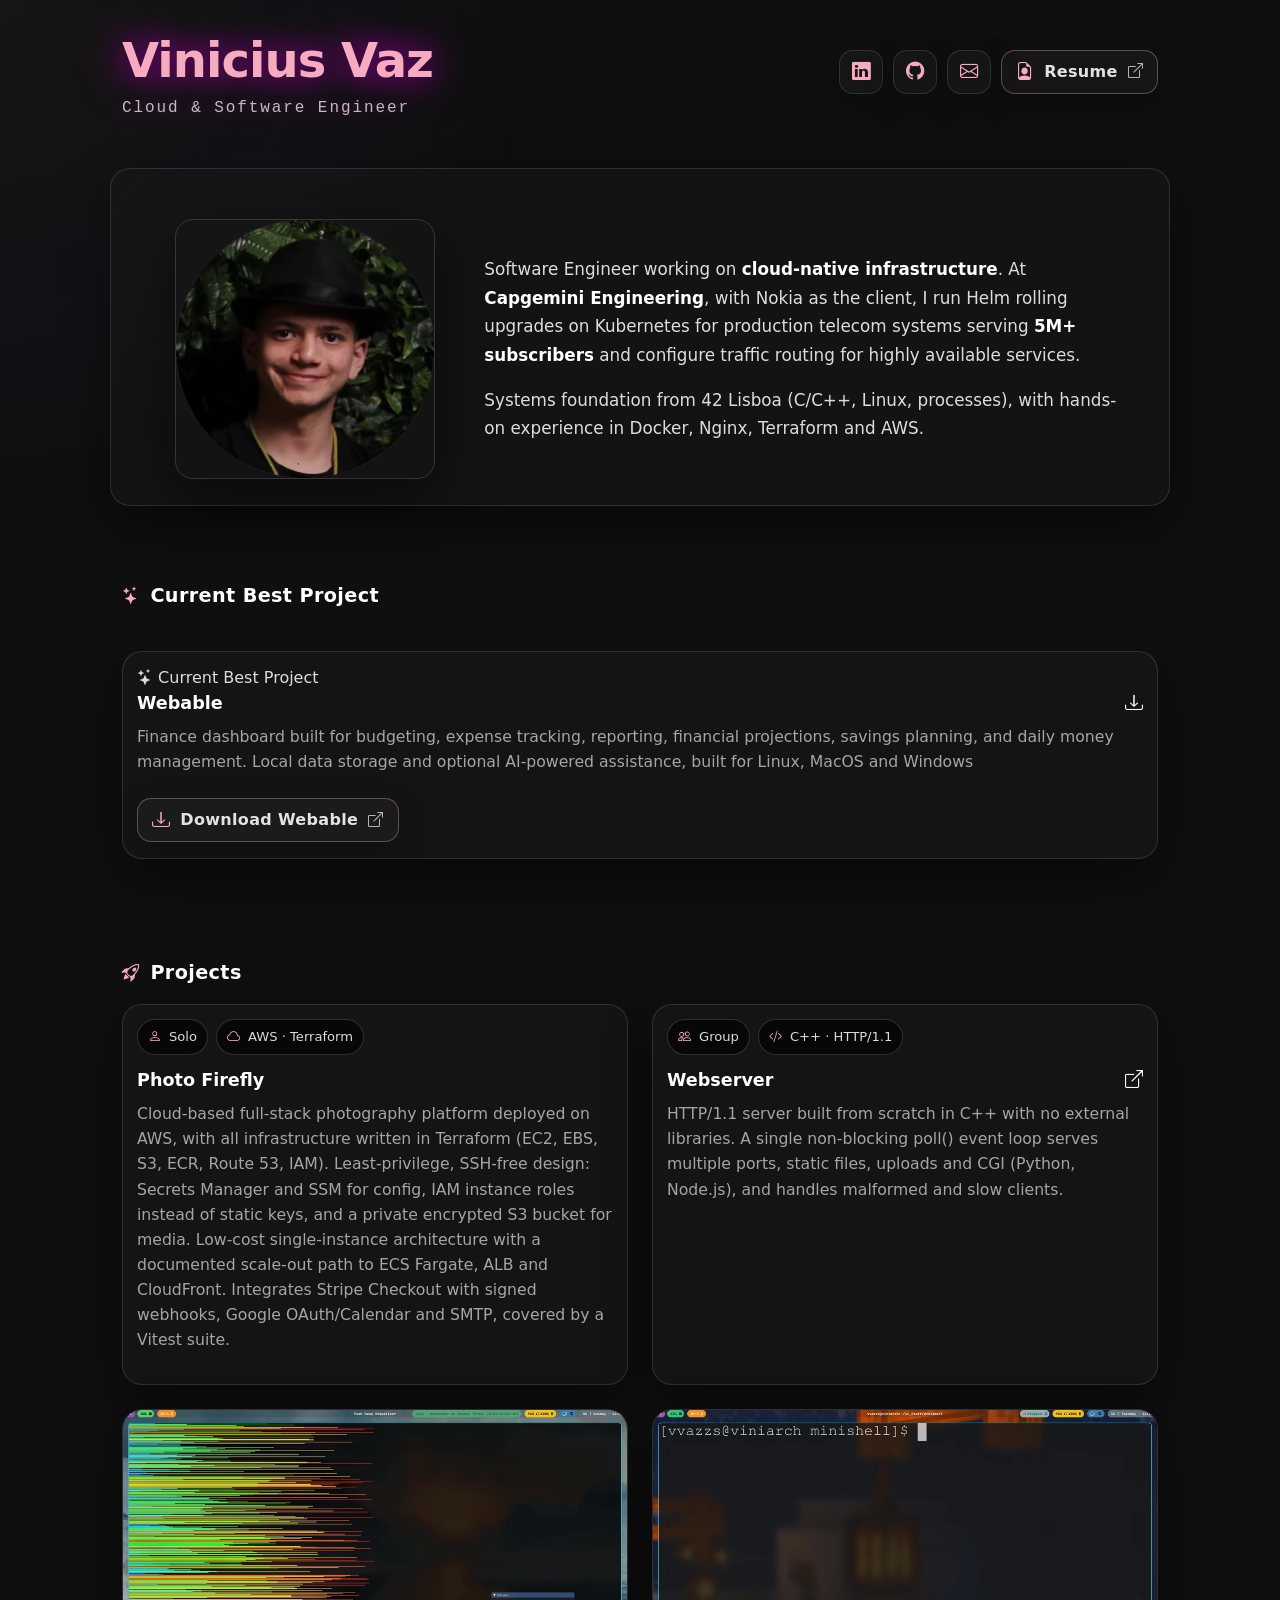
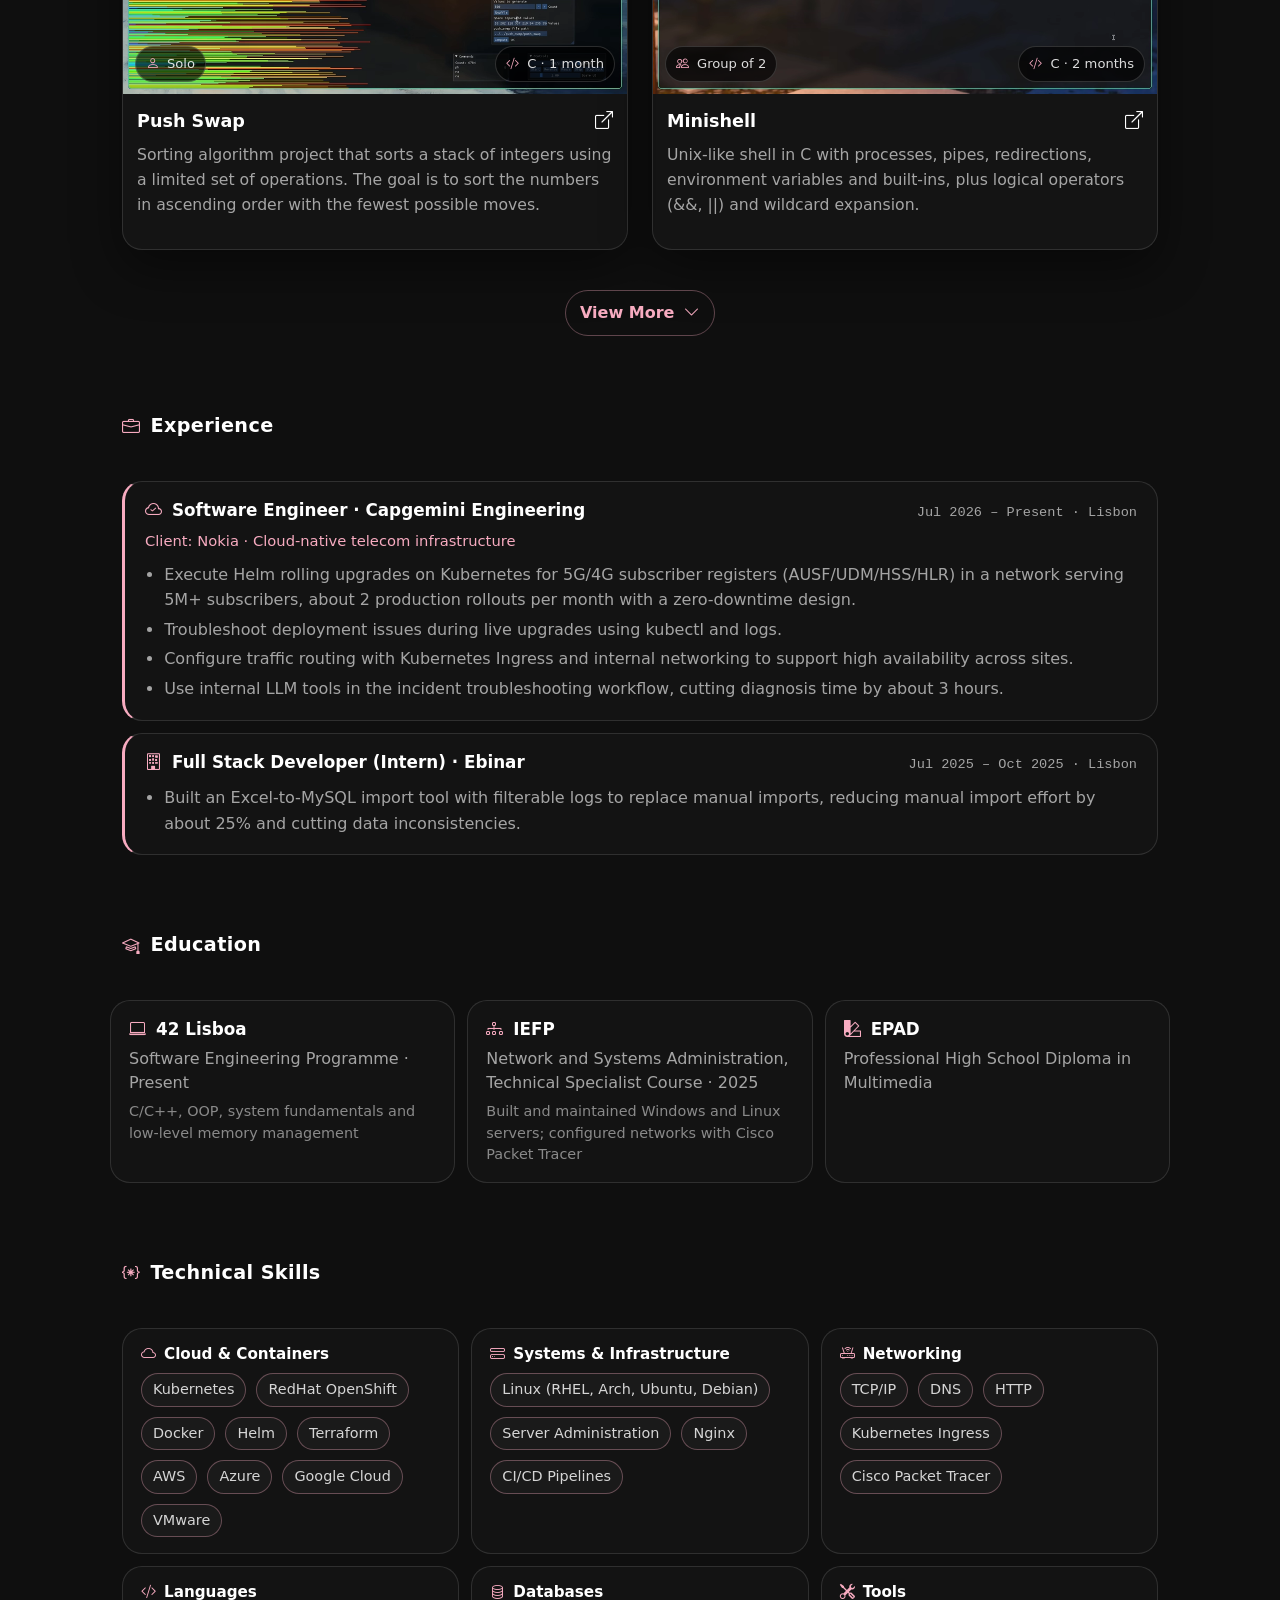
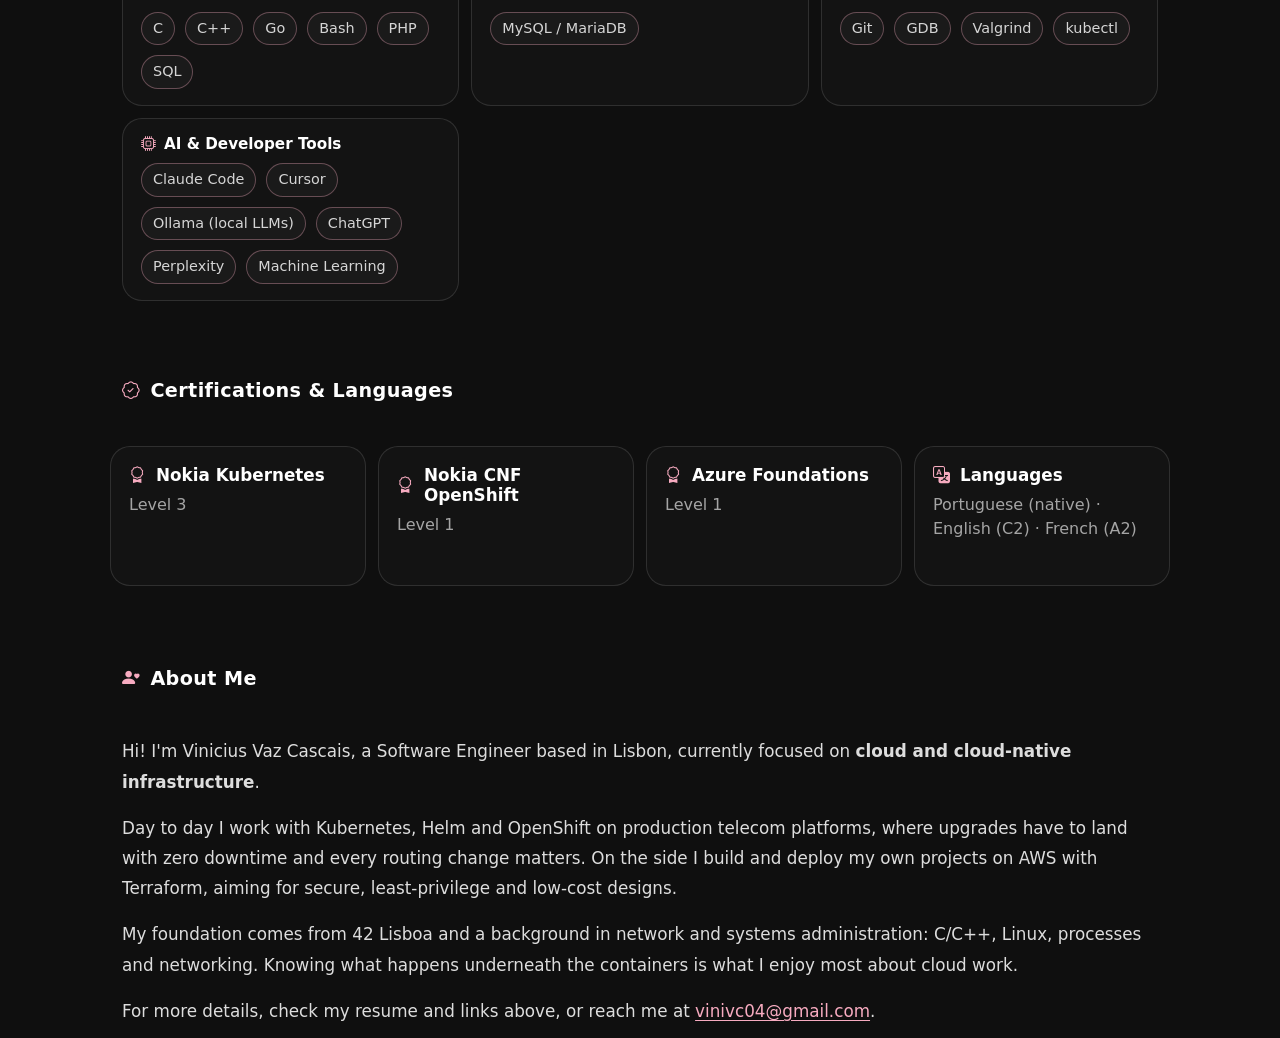
<file: index.html>
<!DOCTYPE html>

<html lang="en">
<head>
  <meta charset="UTF-8" />
  <meta name="viewport" content="width=device-width, initial-scale=1.0" />

  <title>Vinicius Vaz | Cloud & Software Engineer</title>
  <meta name="description" content="Vinicius Vaz Cascais: Software Engineer working on cloud-native infrastructure with Kubernetes, Helm, Terraform and AWS. Based in Lisbon." />

  <link rel="preconnect" href="https://cdn.jsdelivr.net" crossorigin />

  <link href="https://cdn.jsdelivr.net/npm/bootstrap@5.1.3/dist/css/bootstrap.min.css" rel="stylesheet" />
  <link href="https://cdn.jsdelivr.net/npm/bootstrap-icons@1.11.3/font/bootstrap-icons.min.css" rel="stylesheet" media="print" onload="this.media='all'" />
  <noscript><link href="https://cdn.jsdelivr.net/npm/bootstrap-icons@1.11.3/font/bootstrap-icons.min.css" rel="stylesheet" /></noscript>
  <link href="style.css" rel="stylesheet" />
  <link rel="icon" href="logo.ico" type="image/x-icon" />
</head>

<body>
  <div id="cursor-light"></div>

  <main class="container page">

<!-- Header -->
<header class="row align-items-center mt-4">
  <div class="col-md-6 text-start">
    <div class="site-title">Vinicius Vaz</div>
    <div class="site-subtitle">Cloud &amp; Software Engineer</div>
  </div>

  <div class="col-md-6">
    <nav class="socials" aria-label="Social links">
      <a class="icon-btn" href="https://www.linkedin.com/in/vinicius-vaz-02a966240/" target="_blank" rel="noreferrer" aria-label="LinkedIn">
        <i class="bi bi-linkedin" aria-hidden="true"></i>
      </a>

      <a class="icon-btn" href="https://github.com/zeromeia0" target="_blank" rel="noreferrer" aria-label="GitHub">
        <i class="bi bi-github" aria-hidden="true"></i>
      </a>

      <a class="icon-btn" href="mailto:vinivc04@gmail.com" aria-label="Email">
        <i class="bi bi-envelope" aria-hidden="true"></i>
      </a>

      <a class="resume-btn" href="Vinicius_Vaz_Cascais_Resume_EN.pdf" target="_blank" rel="noreferrer" aria-label="Resume PDF">
        <i class="bi bi-file-earmark-person" aria-hidden="true"></i>
        <span>Resume</span>
        <i class="bi bi-box-arrow-up-right" aria-hidden="true"></i>
      </a>
    </nav>
  </div>
</header>

<!-- Hero -->
<section class="row align-items-center mt-5 hero g-4">
  <div class="col-md-4 col-12 text-center pfp">
    <picture>
      <source srcset="media/pfp.avif" type="image/avif" />
      <source srcset="media/pfp.webp" type="image/webp" />
      <img src="pfp.png" alt="Vinicius Vaz profile picture" width="520" height="520" fetchpriority="high" decoding="async" />
    </picture>
  </div>

  <div class="col-md-8 col-12 cover">
    <p class="mb-0">
      Software Engineer working on <strong>cloud-native infrastructure</strong>. At <strong>Capgemini Engineering</strong>, with Nokia as the client, I run Helm rolling upgrades on Kubernetes for production telecom systems serving <strong>5M+ subscribers</strong> and configure traffic routing for highly available services.
    </p>
    <p class="mb-0 mt-3">
      Systems foundation from 42 Lisboa (C/C++, Linux, processes), with hands-on experience in Docker, Nginx, Terraform and AWS.
    </p>
  </div>
</section>

<!-- Current Best Project -->
<section class="row mt-5">
  <div class="col-12 section-title">
    <i class="bi bi-stars" aria-hidden="true"></i>
    Current Best Project
  </div>

  <div class="col-12 mt-4">
<div class="col-12 mb-4">
  <article class="cardish project-card featured-project">

    <div class="project-body">

      <div class="featured-badge">
        <i class="bi bi-stars"></i>
        Current Best Project
      </div>

      <div class="project-title">
        <a
          href="https://github.com/zeromeia0/webable/releases/download/Verified_Releases/Webable-Setup-1.0.0.exe"
          target="_blank"
          rel="noreferrer"
        >
          Webable
        </a>

        <a
          href="https://github.com/zeromeia0/webable/releases/download/Verified_Releases/Webable-Setup-1.0.0.exe"
          target="_blank"
          rel="noreferrer"
          aria-label="Download Webable"
        >
          <i class="bi bi-download"></i>
        </a>
      </div>

      <p class="project-desc">
        Finance dashboard built for budgeting, expense tracking,
        reporting, financial projections, savings planning, and daily money management.
        Local data storage and optional
        AI-powered assistance, built for Linux, MacOS and Windows
      </p>

      <div class="mt-4">
        <a
          class="resume-btn"
          href="https://github.com/zeromeia0/webable/releases/download/Verified_Releases/Webable-Setup-1.0.0.exe"
          target="_blank"
          rel="noreferrer"
        >
          <i class="bi bi-download"></i>
          <span>Download Webable</span>
          <i class="bi bi-box-arrow-up-right"></i>
        </a>
      </div>

    </div>

  </article>
</div>
  </div>
</section>

<!-- Projects -->
<section class="row mt-5">
  <div class="col-12 section-title">
    <i class="bi bi-rocket-takeoff" aria-hidden="true"></i>
    Projects
  </div>

  <!-- Photo Firefly -->
  <div class="col-md-6 mb-4">
    <article class="cardish project-card text-card">
      <div class="project-body">
        <div class="project-meta-inline">
          <span class="project-pill"><i class="bi bi-person" aria-hidden="true"></i>Solo</span>
          <span class="project-pill"><i class="bi bi-cloud" aria-hidden="true"></i>AWS · Terraform</span>
        </div>

        <div class="project-title">
          <span>Photo Firefly</span>
        </div>

        <p class="project-desc">
          Cloud-based full-stack photography platform deployed on AWS, with all infrastructure written in Terraform (EC2, EBS, S3, ECR, Route 53, IAM).
          Least-privilege, SSH-free design: Secrets Manager and SSM for config, IAM instance roles instead of static keys, and a private encrypted S3 bucket for media.
          Low-cost single-instance architecture with a documented scale-out path to ECS Fargate, ALB and CloudFront.
          Integrates Stripe Checkout with signed webhooks, Google OAuth/Calendar and SMTP, covered by a Vitest suite.
        </p>
      </div>
    </article>
  </div>

  <!-- Webserver -->
  <div class="col-md-6 mb-4">
    <article class="cardish project-card text-card">
      <div class="project-body">
        <div class="project-meta-inline">
          <span class="project-pill"><i class="bi bi-people" aria-hidden="true"></i>Group</span>
          <span class="project-pill"><i class="bi bi-code-slash" aria-hidden="true"></i>C++ · HTTP/1.1</span>
        </div>

        <div class="project-title">
          <a href="https://github.com/zeromeia0/webserver" target="_blank" rel="noreferrer">Webserver</a>

          <a href="https://github.com/zeromeia0/webserver" target="_blank" rel="noreferrer" aria-label="Open Webserver repository">
            <i class="bi bi-box-arrow-up-right" aria-hidden="true"></i>
          </a>
        </div>

        <p class="project-desc">
          HTTP/1.1 server built from scratch in C++ with no external libraries. A single non-blocking poll() event loop serves multiple ports, static files, uploads and CGI (Python, Node.js), and handles malformed and slow clients.
        </p>
      </div>
    </article>
  </div>

  <!-- Push Swap -->
  <div class="col-md-6 mb-4">
    <article class="cardish project-card">
      <div class="project-media">
        <picture>
          <source srcset="media/push_swap_visualizer.avif" type="image/avif" />
          <source srcset="media/push_swap_visualizer.webp" type="image/webp" />
          <img src="push_swap_visualizer.gif" alt="Push Swap project preview" width="960" height="540" loading="lazy" decoding="async" />
        </picture>

        <div class="project-meta">
          <span class="project-pill">
            <i class="bi bi-person" aria-hidden="true"></i>
            Solo
          </span>

          <span class="project-pill">
            <i class="bi bi-code-slash" aria-hidden="true"></i>
            C · 1 month
          </span>
        </div>
      </div>

      <div class="project-body">
        <div class="project-title">
          <a href="https://github.com/zeromeia0/push_swap" target="_blank" rel="noreferrer">Push Swap</a>

          <a href="https://github.com/zeromeia0/push_swap" target="_blank" rel="noreferrer" aria-label="Open Push Swap repository">
            <i class="bi bi-box-arrow-up-right" aria-hidden="true"></i>
          </a>
        </div>

        <p class="project-desc">
          Sorting algorithm project that sorts a stack of integers using a limited set of operations. The goal is to sort the numbers in ascending order with the fewest possible moves.
        </p>
      </div>
    </article>
  </div>

  <!-- Minishell -->
  <div class="col-md-6 mb-4">
    <article class="cardish project-card">
      <div class="project-media">
        <picture>
          <source srcset="media/last_minishell.avif" type="image/avif" />
          <source srcset="media/last_minishell.webp" type="image/webp" />
          <img src="last_minishell.gif" alt="Minishell project preview" width="960" height="540" loading="lazy" decoding="async" />
        </picture>

        <div class="project-meta">
          <span class="project-pill">
            <i class="bi bi-people" aria-hidden="true"></i>
            Group of 2
          </span>

          <span class="project-pill">
            <i class="bi bi-code-slash" aria-hidden="true"></i>
            C · 2 months
          </span>
        </div>
      </div>

      <div class="project-body">
        <div class="project-title">
          <a href="https://github.com/zeromeia0/minishell" target="_blank" rel="noreferrer">Minishell</a>

          <a href="https://github.com/zeromeia0/minishell" target="_blank" rel="noreferrer" aria-label="Open Minishell repository">
            <i class="bi bi-box-arrow-up-right" aria-hidden="true"></i>
          </a>
        </div>

        <p class="project-desc">
          Unix-like shell in C with processes, pipes, redirections, environment variables and built-ins, plus logical operators (&amp;&amp;, ||) and wildcard expansion.
        </p>
      </div>
    </article>
  </div>

  <!-- Hidden Projects -->
  <div id="more-projects" class="row d-none">

    <!-- Philosophers -->
    <div class="col-md-6 mb-4">
      <article class="cardish project-card">
        <div class="project-media">
          <picture>
            <source data-srcset="media/philo.avif" type="image/avif" />
            <source data-srcset="media/philo.webp" type="image/webp" />
            <img data-src="philo.gif" alt="Philosophers project preview" width="960" height="540" loading="lazy" decoding="async" />
          </picture>

          <div class="project-meta">
            <span class="project-pill">
              <i class="bi bi-person" aria-hidden="true"></i>
              Solo
            </span>

            <span class="project-pill">
              <i class="bi bi-code-slash" aria-hidden="true"></i>
              C · 2 weeks
            </span>
          </div>
        </div>

        <div class="project-body">
          <div class="project-title">
            <a href="https://github.com/zeromeia0/philosophers" target="_blank" rel="noreferrer">Philosophers</a>

            <a href="https://github.com/zeromeia0/philosophers" target="_blank" rel="noreferrer" aria-label="Open Philosophers repository">
              <i class="bi bi-box-arrow-up-right" aria-hidden="true"></i>
            </a>
          </div>

          <p class="project-desc">
            Multi-threaded program based on the dining philosophers problem, focused on threads, mutexes, timing, and synchronization.
          </p>
        </div>
      </article>
    </div>

    <!-- So_long -->
    <div class="col-md-6 mb-4">
      <article class="cardish project-card">
        <div class="project-media">
          <picture>
            <source data-srcset="media/so_long.avif" type="image/avif" />
            <source data-srcset="media/so_long.webp" type="image/webp" />
            <img data-src="so_long.gif" alt="So_long project preview" width="960" height="540" loading="lazy" decoding="async" />
          </picture>

          <div class="project-meta">
            <span class="project-pill">
              <i class="bi bi-person" aria-hidden="true"></i>
              Solo
            </span>

            <span class="project-pill">
              <i class="bi bi-code-slash" aria-hidden="true"></i>
              C · 1 month
            </span>
          </div>
        </div>

        <div class="project-body">
          <div class="project-title">
            <a href="https://github.com/zeromeia0/so_long" target="_blank" rel="noreferrer">So_long</a>

            <a href="https://github.com/zeromeia0/so_long" target="_blank" rel="noreferrer" aria-label="Open So_long repository">
              <i class="bi bi-box-arrow-up-right" aria-hidden="true"></i>
            </a>
          </div>

          <p class="project-desc">
            Small 2D game built with the MiniLibX library, working with textures, sprites, maps, movement, and basic gameplay elements.
          </p>
        </div>
      </article>
    </div>

    <!-- Inception -->
    <div class="col-md-6 mb-4">
      <article class="cardish project-card">
        <div class="project-media">
          <picture>
            <source data-srcset="media/inception.avif" type="image/avif" />
            <source data-srcset="media/inception.webp" type="image/webp" />
            <img data-src="inception.gif" alt="Inception project preview" width="400" height="226" loading="lazy" decoding="async" />
          </picture>

          <div class="project-meta">
            <span class="project-pill">
              <i class="bi bi-person" aria-hidden="true"></i>
              Solo
            </span>

            <span class="project-pill">
              <i class="bi bi-boxes" aria-hidden="true"></i>
              Docker · 3 weeks
            </span>
          </div>
        </div>

        <div class="project-body">
          <div class="project-title">
            <a href="https://github.com/zeromeia0/Inception" target="_blank" rel="noreferrer">Inception</a>

            <a href="https://github.com/zeromeia0/Inception" target="_blank" rel="noreferrer" aria-label="Open Inception repository">
              <i class="bi bi-box-arrow-up-right" aria-hidden="true"></i>
            </a>
          </div>

          <p class="project-desc">
            Multi-container infrastructure designed and deployed with Docker and Docker Compose: Nginx (TLS), WordPress and MariaDB, each in its own container.
          </p>
        </div>
      </article>
    </div>

  </div>

  <!-- View More/Less Button -->
  <div class="col-12 text-center mt-3">
    <button id="toggle-projects-btn" class="toggle-btn" type="button">
      <span>View More</span>
      <i class="bi bi-chevron-down ms-1" aria-hidden="true"></i>
    </button>
  </div>
</section>

<!-- Experience -->
<section class="row mt-5">
  <div class="col-12 section-title">
    <i class="bi bi-briefcase" aria-hidden="true"></i>
    Experience
  </div>

  <div class="col-12 mt-4">
    <div class="timeline">
      <article class="timeline-item">
        <div class="timeline-head">
          <h3><i class="bi bi-cloud-check" aria-hidden="true"></i>Software Engineer · Capgemini Engineering</h3>
          <span class="timeline-date">Jul 2026 – Present · Lisbon</span>
        </div>
        <p class="timeline-sub">Client: Nokia · Cloud-native telecom infrastructure</p>
        <ul>
          <li>Execute Helm rolling upgrades on Kubernetes for 5G/4G subscriber registers (AUSF/UDM/HSS/HLR) in a network serving 5M+ subscribers, about 2 production rollouts per month with a zero-downtime design.</li>
          <li>Troubleshoot deployment issues during live upgrades using kubectl and logs.</li>
          <li>Configure traffic routing with Kubernetes Ingress and internal networking to support high availability across sites.</li>
          <li>Use internal LLM tools in the incident troubleshooting workflow, cutting diagnosis time by about 3 hours.</li>
        </ul>
      </article>

      <article class="timeline-item">
        <div class="timeline-head">
          <h3><i class="bi bi-building" aria-hidden="true"></i>Full Stack Developer (Intern) · Ebinar</h3>
          <span class="timeline-date">Jul 2025 – Oct 2025 · Lisbon</span>
        </div>
        <ul>
          <li>Built an Excel-to-MySQL import tool with filterable logs to replace manual imports, reducing manual import effort by about 25% and cutting data inconsistencies.</li>
        </ul>
      </article>
    </div>
  </div>
</section>

<!-- Education -->
<section class="row mt-5">
  <div class="col-12 section-title">
    <i class="bi bi-mortarboard" aria-hidden="true"></i>
    Education
  </div>

  <div class="col-12 mt-4">
    <div class="row education-cards-container">
      <div class="col-12 col-md-4 education-card">
        <h3>
          <i class="bi bi-laptop" aria-hidden="true"></i>
          42 Lisboa
        </h3>
        <p>Software Engineering Programme · Present</p>
        <p class="small-note">C/C++, OOP, system fundamentals and low-level memory management</p>
      </div>

      <div class="col-12 col-md-4 education-card">
        <h3>
          <i class="bi bi-diagram-3" aria-hidden="true"></i>
          IEFP
        </h3>
        <p>Network and Systems Administration, Technical Specialist Course · 2025</p>
        <p class="small-note">Built and maintained Windows and Linux servers; configured networks with Cisco Packet Tracer</p>
      </div>

      <div class="col-12 col-md-4 education-card">
        <h3>
          <i class="bi bi-palette2" aria-hidden="true"></i>
          EPAD
        </h3>
        <p>Professional High School Diploma in Multimedia</p>
      </div>
    </div>
  </div>
</section>

<!-- Skills -->
<section class="row mt-5">
  <div class="col-12 section-title">
    <i class="bi bi-braces-asterisk" aria-hidden="true"></i>
    Technical Skills
  </div>

  <div class="col-12 mt-4">
    <div class="skill-groups">
      <div class="skill-group">
        <h3><i class="bi bi-cloud" aria-hidden="true"></i>Cloud &amp; Containers</h3>
        <div class="skills">
          <span class="skill-box">Kubernetes</span>
          <span class="skill-box">RedHat OpenShift</span>
          <span class="skill-box">Docker</span>
          <span class="skill-box">Helm</span>
          <span class="skill-box">Terraform</span>
          <span class="skill-box">AWS</span>
          <span class="skill-box">Azure</span>
          <span class="skill-box">Google Cloud</span>
          <span class="skill-box">VMware</span>
        </div>
      </div>
      <div class="skill-group">
        <h3><i class="bi bi-hdd-stack" aria-hidden="true"></i>Systems &amp; Infrastructure</h3>
        <div class="skills">
          <span class="skill-box">Linux (RHEL, Arch, Ubuntu, Debian)</span>
          <span class="skill-box">Server Administration</span>
          <span class="skill-box">Nginx</span>
          <span class="skill-box">CI/CD Pipelines</span>
        </div>
      </div>
      <div class="skill-group">
        <h3><i class="bi bi-router" aria-hidden="true"></i>Networking</h3>
        <div class="skills">
          <span class="skill-box">TCP/IP</span>
          <span class="skill-box">DNS</span>
          <span class="skill-box">HTTP</span>
          <span class="skill-box">Kubernetes Ingress</span>
          <span class="skill-box">Cisco Packet Tracer</span>
        </div>
      </div>
      <div class="skill-group">
        <h3><i class="bi bi-code-slash" aria-hidden="true"></i>Languages</h3>
        <div class="skills">
          <span class="skill-box">C</span>
          <span class="skill-box">C++</span>
          <span class="skill-box">Go</span>
          <span class="skill-box">Bash</span>
          <span class="skill-box">PHP</span>
          <span class="skill-box">SQL</span>
        </div>
      </div>
      <div class="skill-group">
        <h3><i class="bi bi-database" aria-hidden="true"></i>Databases</h3>
        <div class="skills">
          <span class="skill-box">MySQL / MariaDB</span>
        </div>
      </div>
      <div class="skill-group">
        <h3><i class="bi bi-tools" aria-hidden="true"></i>Tools</h3>
        <div class="skills">
          <span class="skill-box">Git</span>
          <span class="skill-box">GDB</span>
          <span class="skill-box">Valgrind</span>
          <span class="skill-box">kubectl</span>
        </div>
      </div>
      <div class="skill-group">
        <h3><i class="bi bi-cpu" aria-hidden="true"></i>AI &amp; Developer Tools</h3>
        <div class="skills">
          <span class="skill-box">Claude Code</span>
          <span class="skill-box">Cursor</span>
          <span class="skill-box">Ollama (local LLMs)</span>
          <span class="skill-box">ChatGPT</span>
          <span class="skill-box">Perplexity</span>
          <span class="skill-box">Machine Learning</span>
        </div>
      </div>
    </div>
  </div>
</section>

<!-- Certifications & Languages -->
<section class="row mt-5">
  <div class="col-12 section-title">
    <i class="bi bi-patch-check" aria-hidden="true"></i>
    Certifications &amp; Languages
  </div>

  <div class="col-12 mt-4">
    <div class="row education-cards-container">
      <div class="col-12 col-md-4 education-card">
        <h3><i class="bi bi-award" aria-hidden="true"></i>Nokia Kubernetes</h3>
        <p>Level 3</p>
      </div>

      <div class="col-12 col-md-4 education-card">
        <h3><i class="bi bi-award" aria-hidden="true"></i>Nokia CNF OpenShift</h3>
        <p>Level 1</p>
      </div>

      <div class="col-12 col-md-4 education-card">
        <h3><i class="bi bi-award" aria-hidden="true"></i>Azure Foundations</h3>
        <p>Level 1</p>
      </div>

      <div class="col-12 col-md-4 education-card">
        <h3><i class="bi bi-translate" aria-hidden="true"></i>Languages</h3>
        <p>Portuguese (native) · English (C2) · French (A2)</p>
      </div>
    </div>
  </div>
</section>

<!-- About Me -->
<section class="row mt-5 abt">
  <div class="col-12 section-title">
    <i class="bi bi-person-heart" aria-hidden="true"></i>
    About Me
  </div>

  <div class="col-12 mt-4">
    <p>
      Hi! I'm Vinicius Vaz Cascais, a Software Engineer based in Lisbon, currently focused on <strong>cloud and cloud-native infrastructure</strong>.
    </p>

    <p>
      Day to day I work with Kubernetes, Helm and OpenShift on production telecom platforms, where upgrades have to land with zero downtime and every routing change matters. On the side I build and deploy my own projects on AWS with Terraform, aiming for secure, least-privilege and low-cost designs.
    </p>

    <p>
      My foundation comes from 42 Lisboa and a background in network and systems administration: C/C++, Linux, processes and networking. Knowing what happens underneath the containers is what I enjoy most about cloud work.
    </p>

    <p>
      For more details, check my resume and links above, or reach me at <a class="text-link" href="mailto:vinivc04@gmail.com">vinivc04@gmail.com</a>.
    </p>
  </div>
</section>

  </main>

  <!-- JavaScript -->

  <script>
    const cursorLight = document.getElementById("cursor-light");

    // Move with transform (GPU-composited, no repaint), at most once per frame
    let cursorX = 0;
    let cursorY = 0;
    let cursorQueued = false;

    document.addEventListener("mousemove", (event) => {
      if (!cursorLight) return;

      cursorX = event.clientX;
      cursorY = event.clientY;
      if (cursorQueued) return;

      cursorQueued = true;
      requestAnimationFrame(() => {
        cursorLight.style.transform = `translate3d(${cursorX}px, ${cursorY}px, 0) translate(-50%, -50%)`;
        cursorQueued = false;
      });
    }, { passive: true });

    const toggleBtn = document.getElementById("toggle-projects-btn");
    const moreProjects = document.getElementById("more-projects");

    if (toggleBtn && moreProjects) {
      const toggleBtnLabel = toggleBtn.querySelector("span");
      const toggleBtnIcon = toggleBtn.querySelector("i");

      toggleBtn.addEventListener("click", () => {
        const isExpanded = !moreProjects.classList.contains("d-none");

        // Hidden previews only start downloading the first time they are shown
        moreProjects.querySelectorAll("[data-srcset]").forEach((el) => {
          el.srcset = el.dataset.srcset;
          el.removeAttribute("data-srcset");
        });
        moreProjects.querySelectorAll("img[data-src]").forEach((img) => {
          img.src = img.dataset.src;
          img.removeAttribute("data-src");
        });

        moreProjects.classList.toggle("d-none", isExpanded);

        toggleBtnLabel.textContent = isExpanded ? "View More" : "View Less";
        toggleBtnIcon.className = isExpanded
          ? "bi bi-chevron-down ms-1"
          : "bi bi-chevron-up ms-1";
      });
    }
  </script>

</body>
</html>
</file>
<file: style.css>
:root {
  --bg: #0b0b10;
  --bg2: #0f0f18;
  --text: rgba(255, 255, 255, 0.86);
  --muted: rgba(255, 255, 255, 0.62);
  --border: rgba(255, 255, 255, 0.12);
  --card: rgba(20, 20, 30, 0.78);
  --card2: rgba(24, 24, 36, 0.72);
  --accent: #f7abc0;
  --accent2: #a855f7;
  --shadow: 0 18px 50px rgba(0, 0, 0, 0.45);
  --radius-lg: 20px;
  --radius-md: 14px;
  --radius-sm: 10px;
}

* {
  box-sizing: border-box;
}

html,
body {
  height: 100%;
}

body {
  background-color: #0f0f0f;
  color: var(--text);
  font-family: ui-sans-serif, system-ui, -apple-system, Segoe UI, Roboto, Helvetica, Arial, "Apple Color Emoji",
    "Segoe UI Emoji";
  -webkit-font-smoothing: antialiased;
  -moz-osx-font-smoothing: grayscale;
  padding-bottom: 48px;
}

a {
  color: inherit;
  text-decoration: none;
}

a:hover {
  color: white;
}

.container {
  max-width: 1060px;
}

/* subtle “mouse glow” */
#cursor-light {
  position: fixed;
  top: 0;
  left: 0;
  width: 100%;
  height: 100%;
  pointer-events: none;
  /* gradient is already soft; a filter blur here forced a full-screen repaint on every mouse move */
  background: radial-gradient(circle, rgba(247, 171, 192, 0.04) 0%, rgba(168, 85, 247, 0.035) 40%, rgba(0, 0, 0, 0) 70%);
  transform: translate(-50%, -50%);
  will-change: transform;
  z-index: 0;
}

/* Ensure content stays above cursor glow */
.page {
  position: relative;
  z-index: 1;
}

/* header */
.site-title {
  font-size: clamp(2.2rem, 4.2vw, 3rem);
  font-weight: 800;
  letter-spacing: -0.02em;
  color: #f7abc0;
  text-shadow: 0 0 30px rgba(128, 0, 128, 0.9),
    0 0 40px rgba(128, 0, 128, 0.7),
    0 0 50px rgba(128, 0, 128, 0.5);
}

.site-subtitle {
  font-family: ui-monospace, SFMono-Regular, Menlo, Monaco, Consolas, "Liberation Mono", "Courier New", monospace;
  letter-spacing: 0.12em;
  color: rgba(255, 255, 255, 0.72);
  text-shadow: 0 0 10px rgba(128, 0, 128, 0.6),
    0 0 20px rgba(128, 0, 128, 0.4),
    0 0 30px rgba(128, 0, 128, 0.2);
}

.socials {
  display: flex;
  gap: 10px;
  justify-content: flex-end;
  align-items: center;
  flex-wrap: wrap;
}

.icon-btn {
  display: inline-flex;
  align-items: center;
  justify-content: center;
  width: 44px;
  height: 44px;
  border-radius: 14px;
  border: 1px solid var(--border);
  background: rgba(255, 255, 255, 0.03);
  backdrop-filter: blur(10px);
  box-shadow: 0 10px 30px rgba(0, 0, 0, 0.26);
  transition: transform 160ms ease, background 160ms ease, border-color 160ms ease;
}

.icon-btn:hover {
  transform: translateY(-2px);
  background: rgba(255, 255, 255, 0.06);
  border-color: rgba(247, 171, 192, 0.35);
}

.icon-btn i {
  font-size: 1.15rem;
  color: var(--accent);
}

.resume-btn {
  display: inline-flex;
  align-items: center;
  gap: 10px;
  height: 44px;
  padding: 0 14px;
  border-radius: 14px;
  border: 1px solid rgba(247, 171, 192, 0.35);
  background: rgba(255, 255, 255, 0.03);
  backdrop-filter: blur(10px);
  box-shadow: 0 10px 30px rgba(0, 0, 0, 0.26);
  color: rgba(255, 255, 255, 0.88);
  font-weight: 800;
  letter-spacing: 0.02em;
  transition: transform 160ms ease, background 160ms ease, border-color 160ms ease;
}

.resume-btn i:first-child {
  color: var(--accent);
  font-size: 1.1rem;
}

.resume-btn i:last-child {
  color: rgba(255, 255, 255, 0.7);
  font-size: 0.95rem;
}

.resume-btn:hover {
  transform: translateY(-2px);
  background: rgba(255, 255, 255, 0.06);
  border-color: rgba(247, 171, 192, 0.6);
  color: white;
}

/* hero */
.hero {
  border: 1px solid var(--border);
  background: rgba(24, 24, 24, 0.55);
  border-radius: var(--radius-lg);
  padding: clamp(18px, 2.6vw, 26px);
  box-shadow: var(--shadow);
}

.pfp img {
  width: min(260px, 100%);
  height: auto;
  border-radius: 18px;
  border: 1px solid rgba(255, 255, 255, 0.14);
  box-shadow: 0 18px 60px rgba(0, 0, 0, 0.5);
}

.cover {
  font-size: 1.05rem;
  line-height: 1.7;
  color: var(--text);
}

.cover strong {
  color: white;
}

/* section heading */
.section-title {
  margin-top: 28px;
  margin-bottom: 16px;
  font-size: 1.2rem;
  font-weight: 800;
  letter-spacing: 0.02em;
  color: white;
  display: flex;
  align-items: center;
  gap: 10px;
}

.section-title i {
  color: var(--accent);
  font-size: 1.1rem;
}

/* cards */
.cardish {
  border: 1px solid var(--border);
  background: rgba(24, 24, 24, 0.65);
  border-radius: var(--radius-lg);
  box-shadow: var(--shadow);
  overflow: hidden;
}

/* projects */
.project-card {
  height: 100%;
  transition: transform 170ms ease, border-color 170ms ease, background 170ms ease;
}

.project-card:hover {
  transform: translateY(-4px);
  border-color: rgba(168, 85, 247, 0.32);
}

.project-media {
  position: relative;
}

.project-media img {
  width: 100%;
  height: auto;
  display: block;
}

.project-meta {
  position: absolute;
  left: 12px;
  right: 12px;
  bottom: 12px;
  display: flex;
  justify-content: space-between;
  gap: 10px;
  align-items: center;
}

.project-pill {
  display: inline-flex;
  align-items: center;
  gap: 8px;
  padding: 7px 10px;
  border-radius: 999px;
  border: 1px solid rgba(255, 255, 255, 0.16);
  /* solid-ish background instead of backdrop-filter: blurring over an animation re-runs every frame */
  background: rgba(0, 0, 0, 0.62);
  color: rgba(255, 255, 255, 0.86);
  font-size: 0.82rem;
}

.project-pill i {
  color: var(--accent);
}

.project-body {
  padding: 14px 14px 16px;
}

.project-title {
  display: flex;
  align-items: baseline;
  justify-content: space-between;
  gap: 12px;
  margin-bottom: 8px;
}

.project-title a {
  font-size: 1.1rem;
  font-weight: 800;
  color: white;
}

.project-title a:hover {
  color: var(--accent);
}

.project-desc {
  color: var(--muted);
  line-height: 1.6;
  font-size: 0.98rem;
}

.toggle-btn {
  background: transparent;
  color: var(--accent);
  border: 1px solid rgba(247, 171, 192, 0.35);
  border-radius: 999px;
  padding: 10px 14px;
  font-weight: 700;
  transition: transform 160ms ease, background 160ms ease, color 160ms ease, border-color 160ms ease;
}

.toggle-btn:hover {
  transform: translateY(-1px);
  background: rgba(247, 171, 192, 0.08);
  color: white;
  border-color: rgba(247, 171, 192, 0.6);
}

/* experience / education */
.education-cards-container {
  display: flex;
  flex-direction: column;
  gap: 12px;
}

@media (min-width: 992px) {
  .education-cards-container {
    flex-direction: row;
  }
}

.education-card {
  flex: 1 1 0;
  padding: 18px 18px 16px;
  border-radius: var(--radius-lg);
  border: 1px solid var(--border);
  background: rgba(24, 24, 24, 0.55);
  min-height: 140px;
}

.education-card h3 {
  font-size: 1.05rem;
  font-weight: 900;
  color: white;
  margin-bottom: 8px;
  display: flex;
  align-items: center;
  gap: 10px;
}

.education-card h3 i {
  color: var(--accent);
}

.education-card p {
  margin: 0;
  color: var(--muted);
}

/* skills */
.skills {
  margin-top: 6px;
  display: flex;
  flex-wrap: wrap;
  gap: 10px;
}

.skill-box {
  display: inline-flex;
  align-items: center;
  gap: 8px;
  border: 1px solid rgba(247, 171, 192, 0.35);
  border-radius: 999px;
  padding: 8px 12px;
  background: rgba(255, 255, 255, 0.03);
  color: rgba(255, 255, 255, 0.82);
}

.skill-box i {
  color: var(--accent);
}

/* about */
.abt {
  font-size: 1.05rem;
  line-height: 1.8;
  color: var(--text);
}

/* 404 page */
.nf-wrap {
  min-height: 100vh;
  display: grid;
  place-items: center;
  padding: 40px 16px;
}

.nf-card {
  width: min(700px, 100%);
  padding: 22px;
  border-radius: var(--radius-lg);
  border: 1px solid var(--border);
  background: rgba(24, 24, 24, 0.6);
  box-shadow: var(--shadow);
}

.nf-card h1 {
  margin: 0 0 8px;
  font-weight: 900;
  color: white;
}

.nf-card p {
  margin: 0;
  color: var(--muted);
}

.current-best-project {
position: relative;
display: block;
overflow: hidden;
padding: 2rem;
text-decoration: none;
color: inherit;
border: 1px solid rgba(255, 255, 255, 0.12);
background:
radial-gradient(circle at top right, rgba(130, 87, 229, 0.26), transparent 34%),
radial-gradient(circle at bottom left, rgba(0, 212, 170, 0.18), transparent 30%),
rgba(255, 255, 255, 0.035);
transition:
transform 0.25s ease,
border-color 0.25s ease,
box-shadow 0.25s ease;
}

.current-best-project:hover {
color: inherit;
transform: translateY(-4px);
border-color: rgba(130, 87, 229, 0.42);
box-shadow: 0 24px 80px rgba(0, 0, 0, 0.35);
}

.current-best-glow {
position: absolute;
inset: -30%;
background: linear-gradient(120deg, transparent, rgba(130, 87, 229, 0.13), transparent);
transform: rotate(10deg);
pointer-events: none;
}

.current-best-content {
position: relative;
z-index: 1;
}

.current-best-kicker {
display: inline-flex;
align-items: center;
gap: 0.45rem;
margin-bottom: 0.85rem;
color: #b9a7ff;
font-size: 0.82rem;
font-weight: 700;
letter-spacing: 0.08em;
text-transform: uppercase;
}

.current-best-content h2 {
margin-bottom: 0.8rem;
font-size: clamp(2rem, 5vw, 3.7rem);
font-weight: 800;
letter-spacing: -0.05em;
}

.current-best-content p {
max-width: 850px;
margin-bottom: 0;
color: rgba(255, 255, 255, 0.78);
font-size: 1rem;
line-height: 1.75;
}

.featured-highlights {
display: flex;
flex-wrap: wrap;
gap: 0.7rem;
margin-top: 1.35rem;
}

.current-best-action {
display: inline-flex;
align-items: center;
gap: 0.55rem;
margin-top: 1.6rem;
padding: 0.85rem 1.15rem;
border-radius: 999px;
color: #fff;
font-weight: 700;
background: linear-gradient(135deg, #8257e5, #00d4aa);
box-shadow: 0 12px 35px rgba(130, 87, 229, 0.28);
}

.current-best-project:hover .current-best-action i {
transform: translateY(2px);
}

.current-best-action i {
transition: transform 0.2s ease;
}

/* text-only project cards */
.project-meta-inline {
  display: flex;
  flex-wrap: wrap;
  gap: 8px;
  margin-bottom: 12px;
}

.project-title > span {
  font-size: 1.1rem;
  font-weight: 800;
  color: white;
}

/* experience timeline */
.timeline {
  display: flex;
  flex-direction: column;
  gap: 12px;
}

.timeline-item {
  padding: 18px 20px;
  border-radius: var(--radius-lg);
  border: 1px solid var(--border);
  border-left: 3px solid var(--accent);
  background: rgba(24, 24, 24, 0.55);
}

.timeline-head {
  display: flex;
  flex-wrap: wrap;
  justify-content: space-between;
  align-items: baseline;
  gap: 4px 16px;
}

.timeline-head h3 {
  font-size: 1.05rem;
  font-weight: 900;
  color: white;
  margin: 0;
  display: flex;
  align-items: center;
  gap: 10px;
}

.timeline-head h3 i {
  color: var(--accent);
}

.timeline-date {
  font-family: ui-monospace, SFMono-Regular, Menlo, Monaco, Consolas, monospace;
  font-size: 0.85rem;
  color: var(--muted);
}

.timeline-sub {
  margin: 6px 0 0;
  color: var(--accent);
  font-size: 0.92rem;
}

.timeline-item ul {
  margin: 10px 0 0;
  padding-left: 1.2rem;
  color: var(--muted);
  line-height: 1.6;
}

.timeline-item li + li {
  margin-top: 4px;
}

.small-note {
  margin-top: 6px !important;
  font-size: 0.9rem;
  color: rgba(255, 255, 255, 0.5) !important;
}

/* grouped skills */
.skill-groups {
  display: grid;
  grid-template-columns: repeat(auto-fit, minmax(300px, 1fr));
  gap: 12px;
}

.skill-group {
  padding: 16px 18px;
  border-radius: var(--radius-lg);
  border: 1px solid var(--border);
  background: rgba(24, 24, 24, 0.55);
}

.skill-group h3 {
  font-size: 0.95rem;
  font-weight: 800;
  color: white;
  margin-bottom: 10px;
  display: flex;
  align-items: center;
  gap: 8px;
}

.skill-group h3 i {
  color: var(--accent);
}

.skill-group .skill-box {
  padding: 5px 11px;
  font-size: 0.9rem;
}

.text-link {
  color: var(--accent);
  text-decoration: underline;
  text-underline-offset: 3px;
}

@media (max-width: 400px) {
  .skill-groups {
    grid-template-columns: 1fr;
  }
}
</file>
